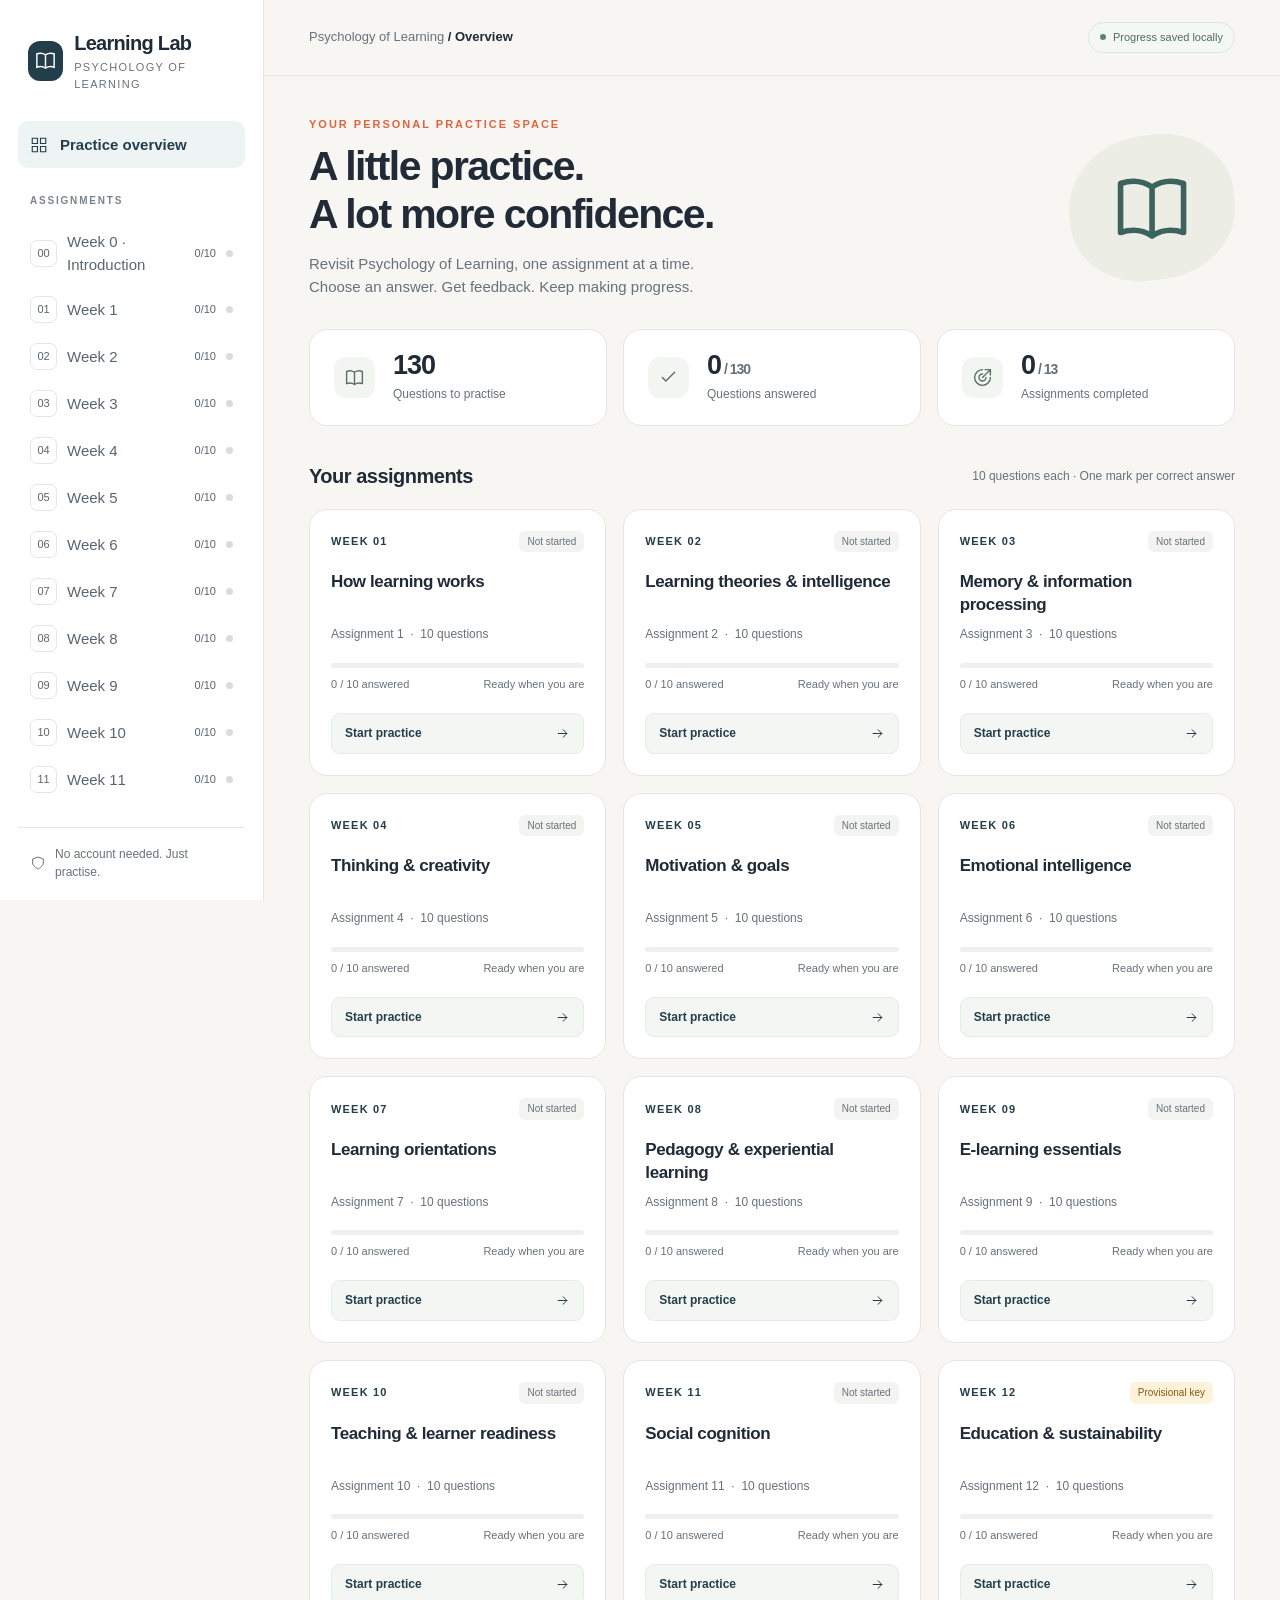
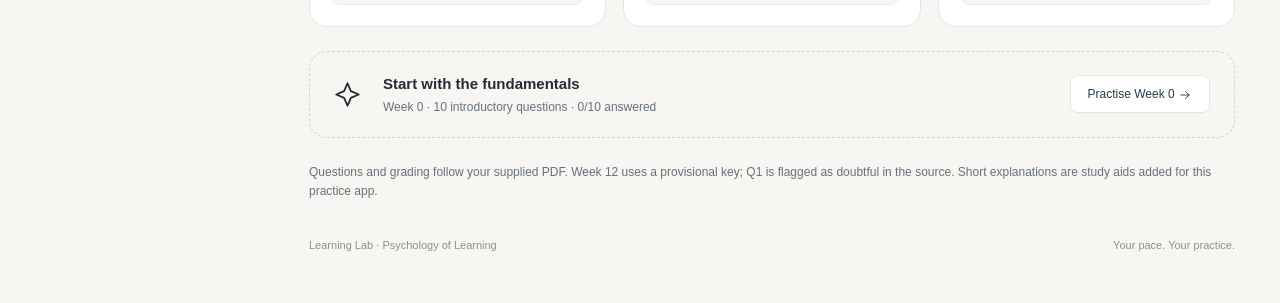
<file: index.html>
<!DOCTYPE html>
<html lang="en">
<head><meta charset="utf-8"><meta name="viewport" content="width=device-width,initial-scale=1"><meta name="theme-color" content="#233e4b"><meta name="description" content="An offline practice space for all Psychology of Learning assignments, with instant feedback and saved progress."><title>Learning Lab · Psychology of Learning</title><style>:root{--paper:#f7f6f2;--card:#fff;--ink:#202b37;--muted:#67717b;--line:#e4e6e5;--accent:#dd653f;--navy:#233e4b;--green:#18704d;--green-bg:#eaf6ef;--red:#b3343d;--red-bg:#fff0f0;--radius:18px}
*{box-sizing:border-box}html{scroll-behavior:smooth;scroll-padding-top:95px}body{margin:0;background:var(--paper);color:var(--ink);font:15px/1.55 -apple-system,BlinkMacSystemFont,"Segoe UI",sans-serif}button,a{-webkit-tap-highlight-color:transparent}button{font:inherit;cursor:pointer}a{color:inherit}button:focus-visible,a:focus-visible{outline:3px solid #dc714e;outline-offset:4px}button:disabled{cursor:default}h1,h2,h3,p{margin:0}button{border:0}svg{vertical-align:middle;flex-shrink:0}.app{display:grid;grid-template-columns:264px 1fr;min-height:100vh}.sidebar{border-right:1px solid var(--line);background:#fff;position:sticky;top:0;height:100vh;display:flex;flex-direction:column;padding:28px 18px 18px}.brand{display:flex;gap:11px;align-items:center;padding:0 10px 28px;text-decoration:none}.brand-mark{width:40px;height:40px;display:grid;place-items:center;background:var(--navy);border-radius:12px;color:white}.brand strong{font-size:20px;letter-spacing:-.7px}.brand small{display:block;color:var(--muted);font-size:11px;letter-spacing:1.3px;text-transform:uppercase}.nav-overview{display:flex;align-items:center;gap:12px;text-align:left;padding:12px;width:100%;background:transparent;color:var(--muted);border-radius:10px}.nav-overview.active{color:var(--navy);background:#eef3f3;font-weight:650}.nav-caption{font-size:10px;letter-spacing:1.8px;color:#7a838c;font-weight:700;margin:25px 12px 10px}.weeks{overflow:auto;flex:1;min-height:100px}.week-link{display:flex;align-items:center;gap:10px;padding:9px 12px;width:100%;background:transparent;text-align:left;color:#596571;border-radius:10px;margin:2px 0}.week-link:hover{background:#f7f6f2}.week-link.active{background:#fbeee8;color:#ac4829;font-weight:650}.week-num{font-size:11px;border:1px solid var(--line);border-radius:7px;width:27px;height:27px;display:grid;place-items:center}.week-name{flex:1}.week-count{font-size:11px;font-variant-numeric:tabular-nums}.dot{width:7px;height:7px;border-radius:50%;background:#d7ddde}.dot.started{background:#dc9468}.dot.done{background:var(--green)}.sidebar-foot{margin-top:14px;padding:17px 12px 0;border-top:1px solid var(--line);color:var(--muted);font-size:12px;display:flex;gap:9px;align-items:center}.main{min-width:0}.topbar{height:76px;border-bottom:1px solid var(--line);display:flex;align-items:center;justify-content:space-between;gap:12px;padding:0 45px;background:rgba(247,246,242,.95);position:sticky;top:0;z-index:5}.breadcrumb{font-size:13px;color:var(--muted)}.breadcrumb span{color:var(--ink);font-weight:600}.pill{font-size:11px;border:1px solid #dce5df;border-radius:99px;display:inline-flex;gap:7px;align-items:center;padding:6px 11px;color:#4f6c5d;background:#f4f8f4;white-space:nowrap}.pill i{height:6px;width:6px;background:#588768;border-radius:50%}.content{max-width:1180px;padding:40px 45px 48px;margin:auto}.eyebrow{font-size:11px;letter-spacing:2px;text-transform:uppercase;font-weight:700;color:var(--accent);margin-bottom:10px}h1{font-size:clamp(30px,3.2vw,43px);line-height:1.16;letter-spacing:-1.6px;font-weight:650}.lead{color:var(--muted);margin-top:14px;max-width:560px;font-size:15px}.hero{display:flex;align-items:center;justify-content:space-between;gap:30px}.hero-art{width:166px;height:145px;flex-shrink:0;background:#eceee6;border-radius:50% 44% 48% 43%;display:grid;place-items:center;transform:rotate(-6deg);color:#3c635d}.hero-art svg{transform:rotate(6deg);width:84px;height:84px}.summary-grid{display:grid;grid-template-columns:repeat(3,1fr);gap:16px;margin:30px 0 35px}.metric{background:white;border:1px solid var(--line);border-radius:var(--radius);padding:21px 24px;display:flex;align-items:center;gap:18px}.metric-icon{width:41px;height:41px;display:grid;place-items:center;background:#f3f5f3;color:#577065;border-radius:12px}.metric b{font-size:27px;font-weight:650;line-height:1.1;letter-spacing:-1px}.metric small{color:var(--muted);display:block;font-size:12px;margin-top:5px}.section-heading{display:flex;justify-content:space-between;align-items:center;gap:16px;margin-bottom:17px}.section-heading h2{font-size:20px;letter-spacing:-.5px}.section-heading p{font-size:12px;color:var(--muted)}.assignment-grid{display:grid;grid-template-columns:repeat(3,minmax(0,1fr));gap:17px}.assignment-card{background:var(--card);border:1px solid var(--line);border-radius:var(--radius);padding:21px;display:flex;flex-direction:column;transition:transform .18s,box-shadow .18s}.assignment-card:hover{transform:translateY(-3px);box-shadow:0 10px 24px #243d4b09}.card-top{display:flex;justify-content:space-between;align-items:center;margin-bottom:19px}.week-tag{font-size:11px;text-transform:uppercase;letter-spacing:1.2px;color:var(--navy);font-weight:700}.badge{font-size:10px;padding:3px 8px;border-radius:6px;background:#f3f4f2;color:var(--muted)}.badge.done{background:var(--green-bg);color:var(--green)}.badge.pending{background:#fff2da;color:#815910}.assignment-card h3{font-size:17px;line-height:1.35;letter-spacing:-.4px;min-height:46px}.card-meta{font-size:12px;color:var(--muted);margin-top:8px}.progress-track{height:5px;border-radius:4px;background:#eef0ed;overflow:hidden;margin:19px 0 8px}.progress-fill{height:100%;background:#668a7f;border-radius:4px}.card-progress{font-size:11px;color:var(--muted);display:flex;justify-content:space-between}.card-cta{background:#f4f6f4;border:1px solid #e7ebe8;color:var(--navy);border-radius:9px;padding:10px 13px;margin-top:20px;display:flex;align-items:center;justify-content:space-between;font-size:12px;font-weight:650;width:100%}.card-cta:hover{background:var(--navy);color:white}.intro-card{display:flex;align-items:center;gap:22px;margin-top:24px;border:1px dashed #cfd6d4;border-radius:var(--radius);padding:20px 24px}.intro-card h3{font-size:15px}.intro-card p{font-size:12px;color:var(--muted);margin-top:3px}.intro-card button{margin-left:auto;background:white;border:1px solid var(--line);border-radius:8px;padding:9px 17px;color:var(--navy);white-space:nowrap;font-size:12px}.note{font-size:12px;color:var(--muted);margin-top:25px;line-height:1.65}.note a{text-decoration:underline}.assignment-title{display:flex;justify-content:space-between;align-items:flex-start;gap:18px}.reset-button{font-size:12px;color:#77574b;padding:10px 14px;background:white;border:1px solid var(--line);border-radius:9px;white-space:nowrap;display:flex;align-items:center;gap:7px}.reset-button:hover{border-color:#cfa48c}.quiz-layout{display:grid;grid-template-columns:minmax(0,1fr) 220px;gap:24px;margin-top:28px;align-items:start}.questions{min-width:0}.question-card{background:white;border:1px solid var(--line);border-radius:var(--radius);padding:25px;margin-bottom:18px;scroll-margin-top:100px}.question-top{display:flex;justify-content:space-between;align-items:center;margin-bottom:13px}.question-number{font-size:10px;color:var(--muted);font-weight:700;letter-spacing:1.2px;text-transform:uppercase}.result-chip{font-size:11px;font-weight:600;border-radius:99px;padding:4px 9px;display:flex;gap:5px;align-items:center}.result-chip.correct{background:var(--green-bg);color:var(--green)}.result-chip.wrong{background:var(--red-bg);color:var(--red)}.question-card h2{font-size:16px;line-height:1.65;font-weight:600;margin-bottom:20px;letter-spacing:-.15px}.options{display:grid;gap:9px}.option{display:flex;align-items:center;gap:12px;background:white;border:1px solid #e1e5e4;border-radius:10px;min-height:50px;padding:11px 13px;width:100%;text-align:left;color:var(--ink);font-size:13px;line-height:1.6;transition:background .15s,border-color .15s}.option:not(:disabled):hover{background:#f8f9f7;border-color:#98aca6}.option-letter{width:27px;height:27px;border-radius:7px;border:1px solid #dfe5e2;display:grid;place-items:center;font-size:11px;font-weight:650;flex-shrink:0;color:#63716b}.option-text{flex:1}.option.correct{border-color:#74ad8e;background:var(--green-bg);color:var(--green)}.option.correct .option-letter{background:var(--green);color:white;border-color:var(--green)}.option.wrong{border-color:#dc9397;background:var(--red-bg);color:var(--red)}.option.wrong .option-letter{background:var(--red);color:white;border-color:var(--red)}.option:disabled:not(.correct):not(.wrong){color:#7a858c;background:#fcfcfb}.explanation{padding:15px 17px;border-radius:10px;background:#faf6ef;border-left:3px solid #d2af7a;margin-top:18px;font-size:12px;line-height:1.7}.explanation strong{display:block;margin-bottom:4px;font-size:11px;color:#8a6440}.quiz-rail{position:sticky;top:100px}.rail-card{background:white;border:1px solid var(--line);border-radius:var(--radius);padding:22px}.rail-eyebrow{font-size:10px;letter-spacing:1.4px;text-transform:uppercase;color:var(--muted);font-weight:700}.score{display:flex;align-items:baseline;gap:5px;margin:10px 0}.score strong{font-size:38px;letter-spacing:-1.5px;line-height:1.2}.score span{font-size:16px;color:var(--muted)}.score-label{font-size:12px;color:var(--muted)}.score-detail{display:flex;justify-content:space-between;font-size:11px;color:var(--muted);padding-top:12px}.navigator{display:grid;grid-template-columns:repeat(5,1fr);gap:7px;margin-top:17px}.question-jump{width:100%;height:31px;border-radius:6px;border:1px solid #e2e7e4;background:#f8f9f7;color:var(--muted);font-size:11px}.question-jump.correct{background:var(--green-bg);color:var(--green);border-color:#a9d2bb}.question-jump.wrong{background:var(--red-bg);color:var(--red);border-color:#e6b5b8}.rail-divider{height:1px;background:var(--line);margin:20px 0}.legend{font-size:10px;color:var(--muted);display:flex;gap:11px;margin-top:12px}.legend span{display:flex;gap:4px;align-items:center}.legend i{width:6px;height:6px;border-radius:50%}.rail-help{font-size:11px;color:var(--muted);line-height:1.7;margin-top:18px}.key-note{background:#fff5df;border:1px solid #ebd5a9;color:#7b5c25;padding:15px 19px;border-radius:12px;font-size:12px;line-height:1.7;margin-top:24px}.question-key-note{font-size:11px;color:#8b6428;background:#fff7e8;border-radius:8px;padding:10px 12px;margin-bottom:15px}.completion{background:var(--navy);color:white;padding:26px;border-radius:var(--radius);display:flex;align-items:center;gap:20px;margin-top:22px}.completion h2{font-size:20px}.completion p{font-size:12px;color:#cbd9de;margin-top:5px}.completion .final-score{font-size:34px;font-weight:650;white-space:nowrap;margin-left:auto}.completion small{font-size:13px;font-weight:400;color:#cbd9de}.next-row{display:flex;justify-content:space-between;margin-top:24px;gap:12px}.nav-button{border:1px solid var(--line);background:white;border-radius:9px;padding:11px 15px;font-size:12px;color:var(--navy)}.primary{background:var(--navy);color:white;border-color:var(--navy)}.footer{margin-top:35px;font-size:11px;color:#89928e;display:flex;justify-content:space-between;gap:16px}.storage-alert{background:#fff0da;padding:12px 25px;color:#754e1b;font-size:12px}.toast{position:fixed;bottom:25px;left:50%;transform:translateX(-50%);padding:12px 22px;border-radius:10px;background:var(--navy);color:white;box-shadow:0 6px 25px #0002;font-size:12px;z-index:25}.toast:empty{display:none}dialog{border:0;border-radius:18px;padding:28px;max-width:400px;width:calc(100% - 40px);color:var(--ink);box-shadow:0 25px 90px #0003}dialog::backdrop{background:#17293266}dialog h2{font-size:21px;letter-spacing:-.5px}dialog p{font-size:13px;line-height:1.7;color:var(--muted);margin:13px 0 25px}.dialog-actions{display:flex;gap:10px;justify-content:flex-end}.danger{background:var(--red);color:white;border-color:var(--red)}.skip-link{position:absolute;left:-9999px;top:10px;z-index:100;background:white;padding:10px}.skip-link:focus{left:10px}.mobile-brand{display:none}::selection{background:#f6ccb5}
@media(min-width:1450px){.content{padding-top:55px}.assignment-grid{gap:22px}.assignment-card{padding:25px}}
@media(max-width:1150px){.app{grid-template-columns:222px 1fr}.content{padding:32px 26px}.topbar{padding:0 26px}.assignment-grid{grid-template-columns:repeat(2,1fr)}.quiz-layout{grid-template-columns:minmax(0,1fr) 185px;gap:16px}.rail-card{padding:17px}.metric{padding:17px;gap:12px}.metric-icon{display:none}.hero-art{width:120px;height:120px}.sidebar{padding:24px 12px}}
@media(max-width:850px){.quiz-layout{display:flex;flex-direction:column}.quiz-rail{position:static;width:100%;order:-1}.rail-card{display:grid;grid-template-columns:1fr 1fr;gap:0 25px}.rail-score{grid-row:1/3}.rail-divider,.rail-help{display:none}.navigator{margin-top:10px}.questions{width:100%}.hero-art{display:none}.summary-grid{gap:10px}.metric b{font-size:23px}}
@media(max-width:650px){.app{display:block}.sidebar{height:auto;position:static;border-right:0;border-bottom:1px solid var(--line);padding:16px}.brand{padding:0 0 15px}.brand-mark{width:35px;height:35px}.brand strong{font-size:18px}.nav-overview{width:auto;font-size:12px;padding:9px;display:inline-flex}.nav-caption,.sidebar-foot{display:none}.weeks{display:flex;gap:5px;margin-top:10px;padding-bottom:3px}.week-link{width:auto;white-space:nowrap;flex-shrink:0;padding:7px 9px}.week-num,.week-count,.dot{display:none}.week-name{font-size:12px}.topbar{height:55px;padding:0 20px;position:sticky}.breadcrumb{font-size:11px}.pill{font-size:10px;padding:4px 8px}.content{padding:28px 19px}.lead{font-size:13px}h1{font-size:32px}.summary-grid{margin:23px 0 29px;gap:8px}.metric{padding:15px 12px}.metric small{font-size:10px}.metric b{font-size:22px}.assignment-grid{grid-template-columns:1fr 1fr;gap:10px}.assignment-card{padding:16px}.assignment-card h3{font-size:14px;min-height:40px}.card-top{margin-bottom:14px}.week-tag{font-size:10px}.badge{font-size:9px;padding:2px 5px}.card-meta{font-size:10px}.card-cta{font-size:10px;padding:9px;margin-top:14px}.card-progress{font-size:10px}.section-heading h2{font-size:18px}.section-heading p{display:none}.intro-card{padding:16px;gap:14px}.intro-card h3{font-size:13px}.intro-card p{font-size:10px}.intro-card button{padding:7px 10px;font-size:10px}.intro-card>svg{display:none}.assignment-title{display:block}.reset-button{margin-top:18px}.question-card{padding:20px 17px}.question-card h2{font-size:15px}.option{font-size:12px;padding:10px;gap:10px}.rail-card{gap:0 18px;padding:18px}.score strong{font-size:32px}.question-jump{height:28px}.legend{font-size:9px;gap:8px}.completion{padding:20px;gap:12px}.completion h2{font-size:17px}.completion .final-score{font-size:27px}.footer{font-size:10px}.key-note{padding:13px;font-size:11px}.next-row{flex-wrap:wrap}}
@media(prefers-reduced-motion:reduce){html{scroll-behavior:auto}*{transition:none!important}}
</style></head>
<body><a class="skip-link" href="#content">Skip to practice</a><div id="storage-alert" class="storage-alert" role="alert" hidden>Your browser is blocking saved progress. Allow local storage or open the app using the included local server. Answers currently remain available only in this tab.</div><div class="app"><aside class="sidebar" aria-label="Assignment navigation"><a class="brand" href="#overview"><span class="brand-mark"><svg width="23" height="23" viewBox="0 0 24 24" fill="none" stroke="currentColor" stroke-width="1.5"><path d="M12 6C9 4 6 4 3 5v14c3-1 6-1 9 1 3-2 6-2 9-1V5c-3-1-6-1-9 1zM12 6v14"/></svg></span><span><strong>Learning Lab</strong><small>Psychology of Learning</small></span></a><button class="nav-overview" id="overview-link" data-overview><svg width="18" height="18" viewBox="0 0 24 24" fill="none" stroke="currentColor" stroke-width="1.5"><path d="M3 3h7v7H3zM14 3h7v7h-7zM3 14h7v7H3zM14 14h7v7h-7z"/></svg>Practice overview</button><p class="nav-caption">ASSIGNMENTS</p><nav class="weeks" id="week-list" aria-label="Weeks"></nav><div class="sidebar-foot"><svg width="16" height="16" viewBox="0 0 24 24" fill="none" stroke="currentColor" stroke-width="1.5"><path d="M12 3l8 3v6c0 5-8 9-8 9s-8-4-8-9V6z"/></svg>No account needed. Just practise.</div></aside><main class="main"><header class="topbar"><div id="breadcrumb" class="breadcrumb"></div><span id="save-status" class="pill"></span></header><div id="content" class="content" tabindex="-1"></div></main></div><div id="feedback-live" role="status" aria-live="polite" aria-atomic="true" style="position:absolute;clip-path:inset(50%);width:1px;height:1px;overflow:hidden"></div><div id="toast" class="toast" role="status"></div><dialog id="reset-dialog" aria-labelledby="reset-title" aria-describedby="reset-description"><h2 id="reset-title">Reset assignment?</h2><p id="reset-description"></p><div class="dialog-actions"><button class="nav-button" id="reset-cancel" autofocus>Keep progress</button><button class="nav-button danger" id="reset-confirm">Reset assignment</button></div></dialog><script id="question-data" type="application/json">[{"id": 0, "title": "Getting started", "provisional": false, "questions": [{"id": 1, "text": "What is Psychology?", "options": [{"id": "A", "text": "Just a social media trend"}, {"id": "B", "text": "An art of living"}, {"id": "C", "text": "A subject about human body"}, {"id": "D", "text": "A study of cognitive processes & behavior"}], "answer": "D", "explanation": "Psychology studies mental processes, including thinking and feeling, together with behaviour."}, {"id": 2, "text": "A broad field of study that explores a variety of questions about thoughts, feelings and actions is -------?", "options": [{"id": "A", "text": "Society"}, {"id": "B", "text": "Globalization"}, {"id": "C", "text": "Psychology"}, {"id": "D", "text": "Social Science"}], "answer": "C", "explanation": "Psychology investigates thoughts, feelings and actions to understand how people function."}, {"id": 3, "text": "Learning has been a central topic of research in _____.", "options": [{"id": "A", "text": "Chemistry"}, {"id": "B", "text": "Physics"}, {"id": "C", "text": "Mathematics"}, {"id": "D", "text": "Psychology"}], "answer": "D", "explanation": "Learning is a major topic in psychology because experience changes behaviour and mental processes."}, {"id": 4, "text": "The word Psyche means _____.", "options": [{"id": "A", "text": "Body or physique"}, {"id": "B", "text": "Mind or soul"}, {"id": "C", "text": "Spirituality"}, {"id": "D", "text": "Hormones"}], "answer": "B", "explanation": "The Greek word psyche means mind or soul; it forms part of the word psychology."}, {"id": 5, "text": "The _____ of learning focuses on how people learn.", "options": [{"id": "A", "text": "psychology"}, {"id": "B", "text": "english"}, {"id": "C", "text": "chemistry"}, {"id": "D", "text": "none of the given"}], "answer": "A", "explanation": "The psychology of learning studies how knowledge, skills and behaviours are acquired."}, {"id": 6, "text": "\"To help people to function effectively and fulfill their own unique potential\" is the aim of ------.", "options": [{"id": "A", "text": "Humanistic psychology"}, {"id": "B", "text": "Evolutionary biology"}, {"id": "C", "text": "Computer science"}, {"id": "D", "text": "Microbiology"}], "answer": "A", "explanation": "Humanistic psychology emphasizes personal growth, meaningful choices and realizing individual potential."}, {"id": 7, "text": "Psychology is not an independent science, but dependent on other fields.", "options": [{"id": "A", "text": "True"}, {"id": "B", "text": "False"}], "answer": "B", "explanation": "Psychology is an independent scientific discipline, while also drawing on biology and other fields."}, {"id": 8, "text": "The study of changes in an individual's behavior during his/her lifetime is called -", "options": [{"id": "A", "text": "Hormonal psychology"}, {"id": "B", "text": "Gender psychology"}, {"id": "C", "text": "Developmental Psychology"}, {"id": "D", "text": "Genetics or Heredity"}], "answer": "C", "explanation": "Developmental psychology studies changes in behaviour and mental processes across the lifespan."}, {"id": 9, "text": "The study of differences and similarities in the behavior of animals of different species is called -", "options": [{"id": "A", "text": "Developmental psychology"}, {"id": "B", "text": "Cultural psychology"}, {"id": "C", "text": "Personality psychology"}, {"id": "D", "text": "Comparative Psychology"}], "answer": "D", "explanation": "Comparative psychology compares behaviour across animal species, including similarities and differences."}, {"id": 10, "text": "Humans are incapable of learning.", "options": [{"id": "A", "text": "True"}, {"id": "B", "text": "False"}], "answer": "B", "explanation": "Humans learn through experience, practice, observation and instruction throughout life."}]}, {"id": 1, "title": "How learning works", "provisional": false, "questions": [{"id": 1, "text": "Learning is often seen as the contiguous causal effect of _____ on behavior.", "options": [{"id": "A", "text": "blood"}, {"id": "B", "text": "bone density"}, {"id": "C", "text": "trauma"}, {"id": "D", "text": "experience"}], "answer": "D", "explanation": "Experience can produce relatively lasting changes in behaviour or the capacity to behave."}, {"id": 2, "text": "In order to say that learning has occurred, a hidden change in behavior must occur.", "options": [{"id": "A", "text": "True"}, {"id": "B", "text": "False"}], "answer": "B", "explanation": "The supplied key rejects this wording. Learning is inferred from a change in behaviour or capacity; merely calling a change hidden is not a sufficient definition."}, {"id": 3, "text": "Which of the following is not a mental construct?", "options": [{"id": "A", "text": "skeleton"}, {"id": "B", "text": "knowledge"}, {"id": "C", "text": "representations"}, {"id": "D", "text": "associations"}], "answer": "A", "explanation": "A skeleton is a physical body structure. Knowledge, representations and associations are mental constructs."}, {"id": 4, "text": "Learning changes the _____ structure of the brain through the process of continuous interactions between the learner and the external environment.", "options": [{"id": "A", "text": "physical"}, {"id": "B", "text": "social"}, {"id": "C", "text": "biological"}, {"id": "D", "text": "none of the given"}], "answer": "A", "explanation": "Learning changes neural connections and the brain's physical organization through experience, a process called plasticity."}, {"id": 5, "text": "_____ shapes the learning process.", "options": [{"id": "A", "text": "Only thoughts"}, {"id": "B", "text": "Only emotions"}, {"id": "C", "text": "Both thoughts and emotions"}, {"id": "D", "text": "Neither thoughts nor emotions"}], "answer": "C", "explanation": "Thoughts influence interpretation and strategy, while emotions influence attention and motivation."}, {"id": 6, "text": "Watson's work included the famous Little Albert experiment in which he conditioned a small child to _____ a white rat.", "options": [{"id": "A", "text": "fear"}, {"id": "B", "text": "love"}, {"id": "C", "text": "hate"}, {"id": "D", "text": "play with"}], "answer": "A", "explanation": "Watson and Rayner paired a white rat with a frightening loud sound, producing a learned fear response in Little Albert."}, {"id": 7, "text": "Behaviorism dominated psychology for much of the early _____ century.", "options": [{"id": "A", "text": "20th"}, {"id": "B", "text": "19th"}, {"id": "C", "text": "18th"}, {"id": "D", "text": "17th"}], "answer": "A", "explanation": "Behaviourism was especially influential during the early twentieth century."}, {"id": 8, "text": "The state of \"conscious incompetence\" may be valuable _____ of a learning experience.", "options": [{"id": "A", "text": "at the end"}, {"id": "B", "text": "in the middle"}, {"id": "C", "text": "2 years after the end"}, {"id": "D", "text": "at the start"}], "answer": "D", "explanation": "Recognizing what you do not yet know at the start can help you identify what you need to learn."}, {"id": 9, "text": "Which of the following is not an outcome of effective e-learning?", "options": [{"id": "A", "text": "wider range of strategies"}, {"id": "B", "text": "more reflective approach"}, {"id": "C", "text": "more positive emotions towards learning"}, {"id": "D", "text": "more disconnected knowledge"}], "answer": "D", "explanation": "Effective e-learning should connect ideas and improve reflection, rather than leave knowledge disconnected."}, {"id": 10, "text": "Instrumental conditioning is an example of _____ learning.", "options": [{"id": "A", "text": "sensitization"}, {"id": "B", "text": "habituation"}, {"id": "C", "text": "associative"}, {"id": "D", "text": "meaningful"}], "answer": "C", "explanation": "Instrumental conditioning links an action with its consequence, making it a form of associative learning."}]}, {"id": 2, "title": "Learning theories & intelligence", "provisional": false, "questions": [{"id": 1, "text": "The three major types of learning described by _____ psychology are classical conditioning, operant conditioning and observational learning.", "options": [{"id": "A", "text": "cognitive"}, {"id": "B", "text": "behavioral"}, {"id": "C", "text": "emotional"}, {"id": "D", "text": "evolutionary"}], "answer": "B", "explanation": "Behavioural learning theories include learning through stimulus associations, consequences and observation."}, {"id": 2, "text": "According to the view of Watson, psychology is ____.", "options": [{"id": "A", "text": "subjective"}, {"id": "B", "text": "only descriptive"}, {"id": "C", "text": "experimental"}, {"id": "D", "text": "about internal mental processes that cannot be measured and observed"}], "answer": "C", "explanation": "Watson emphasized objective, experimental study of observable behaviour."}, {"id": 3, "text": "_____ is given by Ivan Pavlov.", "options": [{"id": "A", "text": "Operant conditioning"}, {"id": "B", "text": "Functional conditioning"}, {"id": "C", "text": "Classical conditioning"}, {"id": "D", "text": "Modern conditioning"}], "answer": "C", "explanation": "Ivan Pavlov developed classical conditioning through studies of learned responses to associated stimuli."}, {"id": 4, "text": "The process by which organisms learn to respond to certain stimuli but not to others is known as _____.", "options": [{"id": "A", "text": "stimulus generalization"}, {"id": "B", "text": "stimulus appreciation"}, {"id": "C", "text": "stimulus discrimination"}, {"id": "D", "text": "stimulus differentiation"}], "answer": "C", "explanation": "Stimulus discrimination means responding differently to distinct stimuli rather than treating them all alike."}, {"id": 5, "text": "Higher-order conditioning is intrinsically weaker than its first-order counterpart.", "options": [{"id": "A", "text": "True"}, {"id": "B", "text": "False"}], "answer": "A", "explanation": "Higher-order conditioning relies on an already conditioned stimulus, so its association is generally weaker than direct conditioning."}, {"id": 6, "text": "_____ is the process of gradually changing the quality of a response.", "options": [{"id": "A", "text": "Shaping"}, {"id": "B", "text": "Modeling"}, {"id": "C", "text": "Cueing"}, {"id": "D", "text": "Shifting"}], "answer": "A", "explanation": "Shaping reinforces successive approximations, gradually developing a desired response."}, {"id": 7, "text": "The works of _____ were instrumental in engendering the dramatic shift from behaviorism to cognitive theories.", "options": [{"id": "A", "text": "Edward C. Tolman"}, {"id": "B", "text": "Jean Piaget"}, {"id": "C", "text": "German Gestalt"}, {"id": "D", "text": "All of the given"}], "answer": "D", "explanation": "Tolman's cognitive maps, Piaget's developmental theory and Gestalt approaches all helped redirect attention toward mental processes."}, {"id": 8, "text": "_____ intelligence is the ability to perceive the visual-spatial world accurately and involves sensitivity to color, line, shape, form, space, and the potential for recognizing and manipulating the patterns of spaces.", "options": [{"id": "A", "text": "Interpersonal"}, {"id": "B", "text": "Spatial"}, {"id": "C", "text": "Bodily-kinesthetic"}, {"id": "D", "text": "Linguistic"}], "answer": "B", "explanation": "Spatial intelligence involves understanding locations, shapes and relationships in visual space."}, {"id": 9, "text": "Sternberg proposed his theory in 1985 as an alternative to the idea of the _____.", "options": [{"id": "A", "text": "general intelligence factor"}, {"id": "B", "text": "multiple intelligences"}, {"id": "C", "text": "specific intelligence factor"}, {"id": "D", "text": "unconscious intelligence"}], "answer": "A", "explanation": "Sternberg's triarchic theory broadened intelligence beyond a single general factor to analytical, creative and practical abilities."}, {"id": 10, "text": "Which of the following is not a kind of product in the structure of intellect model?", "options": [{"id": "A", "text": "symbolic"}, {"id": "B", "text": "classes"}, {"id": "C", "text": "systems"}, {"id": "D", "text": "implications"}], "answer": "A", "explanation": "In Guilford's model, symbolic is a content category. Classes, systems and implications are product categories."}]}, {"id": 3, "title": "Memory & information processing", "provisional": false, "questions": [{"id": 1, "text": "The connections between nerve cells are called _____.", "options": [{"id": "A", "text": "systems"}, {"id": "B", "text": "syntaxes"}, {"id": "C", "text": "neurons"}, {"id": "D", "text": "synapses"}], "answer": "D", "explanation": "Synapses are junctions through which neurons communicate with other cells."}, {"id": 2, "text": "In order to create a _____, information must be changed into a usable form, which occurs through a process known as encoding.", "options": [{"id": "A", "text": "past memory"}, {"id": "B", "text": "new imagination"}, {"id": "C", "text": "new memory"}, {"id": "D", "text": "past imagination"}], "answer": "C", "explanation": "Encoding transforms incoming information into a form that can be stored as a new memory."}, {"id": 3, "text": "Calling back the stored information in response to some cue for use in a process or activity is called _____.", "options": [{"id": "A", "text": "Retrieval"}, {"id": "B", "text": "Recall"}, {"id": "C", "text": "Recollection"}, {"id": "D", "text": "All of the given"}], "answer": "D", "explanation": "Retrieval, recall and recollection all involve bringing stored information back into use."}, {"id": 4, "text": "For many with _____ deficits, reading facial expressions and knowing how to respond are confusing daily challenges.", "options": [{"id": "A", "text": "memory"}, {"id": "B", "text": "intelligence"}, {"id": "C", "text": "social cognition"}, {"id": "D", "text": "biological cognition"}], "answer": "C", "explanation": "Social cognition helps us interpret other people's expressions, intentions and social signals."}, {"id": 5, "text": "The Information Processing View of Learning assumes that there are limits to how much information can be processed at each stage.", "options": [{"id": "A", "text": "True"}, {"id": "B", "text": "False"}], "answer": "A", "explanation": "Information-processing models assume limits in attention, capacity or processing at different stages."}, {"id": 6, "text": "The Information Processing View of Learning assumes that information process is involved in _____.", "options": [{"id": "A", "text": "forgetting"}, {"id": "B", "text": "remembering"}, {"id": "C", "text": "perceiving"}, {"id": "D", "text": "All of the given"}], "answer": "D", "explanation": "Information processing concerns taking in information, remembering it and how it becomes unavailable or forgotten."}, {"id": 7, "text": "The capacity of the sensory register is _____.", "options": [{"id": "A", "text": "very small"}, {"id": "B", "text": "very large"}, {"id": "C", "text": "7+/-2 chunks"}, {"id": "D", "text": "unlimited"}], "answer": "B", "explanation": "The sensory register briefly holds a large amount of incoming sensory information; its duration is very short."}, {"id": 8, "text": "Most children do not begin to engage in the process of rehearsal on their own until about age _____.", "options": [{"id": "A", "text": "seven"}, {"id": "B", "text": "two"}, {"id": "C", "text": "thirteen"}, {"id": "D", "text": "one"}], "answer": "A", "explanation": "The course key gives about seven years as the age when children begin using rehearsal spontaneously; development varies across children."}, {"id": 9, "text": "_____ provides an interface between the sub-systems of working memory and the part of long term memory specialized for episodic memory.", "options": [{"id": "A", "text": "Phonological loop"}, {"id": "B", "text": "Visuo-spatial sketchpad"}, {"id": "C", "text": "Retrieval buffer"}, {"id": "D", "text": "Episodic buffer"}], "answer": "D", "explanation": "The episodic buffer integrates information from working-memory components and long-term memory."}, {"id": 10, "text": "Memories of specific episodes of one's life refers to _____.", "options": [{"id": "A", "text": "declarative memory"}, {"id": "B", "text": "experimental episodic memory"}, {"id": "C", "text": "autobiographical episodic memory"}, {"id": "D", "text": "procedural memory"}], "answer": "C", "explanation": "Autobiographical episodic memories concern personally experienced events, such as your first day at school."}]}, {"id": 4, "title": "Thinking & creativity", "provisional": false, "questions": [{"id": 1, "text": "_____ thinking is the ability to create mental representations of objects, places, events, or people in your mind.", "options": [{"id": "A", "text": "General"}, {"id": "B", "text": "Creative"}, {"id": "C", "text": "Divergent"}, {"id": "D", "text": "Symbolic"}], "answer": "D", "explanation": "Symbolic thinking lets us represent something mentally even when it is not physically present."}, {"id": 2, "text": "We compare new information to our _____ of the person, place, or thing, so we know how to categorize the new information mentally.", "options": [{"id": "A", "text": "protofit"}, {"id": "B", "text": "protobite"}, {"id": "C", "text": "prototype"}, {"id": "D", "text": "none of the given"}], "answer": "C", "explanation": "A prototype is a typical example of a category that helps us classify new information."}, {"id": 3, "text": "Which of the following is not true?", "options": [{"id": "A", "text": "Thinking is a higher mental process"}, {"id": "B", "text": "Thinking is a sub-vocal talking"}, {"id": "C", "text": "Thinking is fulfilling a need or problem solving"}, {"id": "D", "text": "Thinking is only done in verbal symbols"}], "answer": "D", "explanation": "Thinking also uses images, sensations and other nonverbal representations, so it is not restricted to verbal symbols."}, {"id": 4, "text": "Mental images are _____.", "options": [{"id": "A", "text": "Auditory"}, {"id": "B", "text": "Visual"}, {"id": "C", "text": "Gustatory"}, {"id": "D", "text": "All of the given"}], "answer": "D", "explanation": "Mental imagery can represent sounds, visual scenes and tastes, among other sensory experiences."}, {"id": 5, "text": "_____ organize complex phenomena into simpler, easily understandable, and usable categories and help to solve our problems.", "options": [{"id": "A", "text": "Concepts"}, {"id": "B", "text": "Propositions"}, {"id": "C", "text": "Constructs"}, {"id": "D", "text": "Components"}], "answer": "A", "explanation": "Concepts group related examples into categories, simplifying how we understand and use information."}, {"id": 6, "text": "The lowermost level of Bloom's taxonomy is _____.", "options": [{"id": "A", "text": "remember"}, {"id": "B", "text": "apply"}, {"id": "C", "text": "understand"}, {"id": "D", "text": "analyze"}], "answer": "A", "explanation": "Remember is the foundational level of the revised Bloom cognitive taxonomy, preceding understanding and application."}, {"id": 7, "text": "The psychomotor domain of Bloom's taxonomy is concerned with _____.", "options": [{"id": "A", "text": "Biological makeup"}, {"id": "B", "text": "Thoughts and beliefs"}, {"id": "C", "text": "Feelings and emotions"}, {"id": "D", "text": "Skilled behavior"}], "answer": "D", "explanation": "The psychomotor domain concerns physical coordination and skilled actions."}, {"id": 8, "text": "Which of the following is an example of meta-cognition skills?", "options": [{"id": "A", "text": "Ignoring your limits"}, {"id": "B", "text": "Self-monitoring"}, {"id": "C", "text": "Skimming all important information"}, {"id": "D", "text": "All of the given"}], "answer": "B", "explanation": "Self-monitoring means checking your own understanding or performance, an example of thinking about your thinking."}, {"id": 9, "text": "_____ critical thinking skill helps you analyze and process information to come to an unbiased conclusion.", "options": [{"id": "A", "text": "Open-mindedness"}, {"id": "B", "text": "Self-regulation"}, {"id": "C", "text": "Self-control"}, {"id": "D", "text": "Observation"}], "answer": "A", "explanation": "Open-mindedness helps you consider alternatives and evidence before drawing a conclusion."}, {"id": 10, "text": "The inspiration phase of the creative thinking process refers to the _____ stage.", "options": [{"id": "A", "text": "Incubation"}, {"id": "B", "text": "Insight"}, {"id": "C", "text": "Evaluation"}, {"id": "D", "text": "Preparation"}], "answer": "D", "explanation": "The supplied key associates the inspiration phase with preparation, when information and ideas are gathered for creative work."}]}, {"id": 5, "title": "Motivation & goals", "provisional": false, "questions": [{"id": 1, "text": "Which of the following is true about motivation?", "options": [{"id": "A", "text": "It is a physical impulse"}, {"id": "B", "text": "It is an external process"}, {"id": "C", "text": "It has a willingness to activate but not channel the attitudes of learners"}, {"id": "D", "text": "None of the given"}], "answer": "D", "explanation": "Motivation activates and directs behaviour. None of the listed descriptions captures this accurately: it is not simply physical or exclusively external."}, {"id": 2, "text": "The term \"motivation\" comes from a _____ word.", "options": [{"id": "A", "text": "Greek"}, {"id": "B", "text": "Latin"}, {"id": "C", "text": "Hindi"}, {"id": "D", "text": "Bengali"}], "answer": "B", "explanation": "Motivation comes from the Latin root movere, meaning to move."}, {"id": 3, "text": "It is called extrinsic motivation if causal factor is _____.", "options": [{"id": "A", "text": "curiosity"}, {"id": "B", "text": "social pressure"}, {"id": "C", "text": "self-satisfaction"}, {"id": "D", "text": "needs"}], "answer": "B", "explanation": "Social pressure is an external influence, making it an example of extrinsic motivation."}, {"id": 4, "text": "_____ motivation is considered to be more crucial for students as it is associated with deep learning, better performance and self-efficacy.", "options": [{"id": "A", "text": "Intrinsic"}, {"id": "B", "text": "Extrinsic"}, {"id": "C", "text": "Introjected regulation"}, {"id": "D", "text": "None of the given"}], "answer": "A", "explanation": "Intrinsic motivation comes from interest or satisfaction in the activity itself and often supports deeper engagement."}, {"id": 5, "text": "_____ proposed that there are three primary drives that drive human behavior.", "options": [{"id": "A", "text": "Hull"}, {"id": "B", "text": "Watson"}, {"id": "C", "text": "Piaget"}, {"id": "D", "text": "Gestalt"}], "answer": "A", "explanation": "Hull's drive-reduction theory explains behaviour in terms of reducing primary biological needs, such as hunger and thirst."}, {"id": 6, "text": "Expectancy Theory of Motivation was developed by _____.", "options": [{"id": "A", "text": "Vroom"}, {"id": "B", "text": "Hull"}, {"id": "C", "text": "Murray"}, {"id": "D", "text": "None of the given"}], "answer": "A", "explanation": "Victor Vroom developed expectancy theory, connecting effort, performance and valued outcomes."}, {"id": 7, "text": "An example of _____ is thinking, \"If I work hard I can achieve the targets my boss has set for me\".", "options": [{"id": "A", "text": "purposeful"}, {"id": "B", "text": "valence"}, {"id": "C", "text": "instrumentality"}, {"id": "D", "text": "expectancy"}], "answer": "D", "explanation": "Expectancy is the belief that greater effort can lead to successful performance."}, {"id": 8, "text": "In SMART goals, T stands for _____.", "options": [{"id": "A", "text": "Temporary"}, {"id": "B", "text": "Time-based"}, {"id": "C", "text": "Tough"}, {"id": "D", "text": "Testing"}], "answer": "B", "explanation": "The T in SMART goals refers to a time-based or time-bound goal with a clear deadline."}, {"id": 9, "text": "Friendship is a _____ need in Maslow's hierarchy.", "options": [{"id": "A", "text": "Love and belonging"}, {"id": "B", "text": "Esteem"}, {"id": "C", "text": "Physiological"}, {"id": "D", "text": "Safety"}], "answer": "A", "explanation": "Friendship provides social connection, placing it in Maslow's love and belonging needs."}, {"id": 10, "text": "_____ theory differentiates between autonomous motivation and controlled motivation.", "options": [{"id": "A", "text": "Arousal"}, {"id": "B", "text": "Goal-setting"}, {"id": "C", "text": "Need hierarchy"}, {"id": "D", "text": "Self-determination"}], "answer": "D", "explanation": "Self-determination theory distinguishes autonomous motivation from motivation driven by pressure or control."}]}, {"id": 6, "title": "Emotional intelligence", "provisional": false, "questions": [{"id": 1, "text": "According to Daniel Goleman, _____ component of emotional intelligence focuses on how we handle relationships with others.", "options": [{"id": "A", "text": "self-awareness"}, {"id": "B", "text": "motivation"}, {"id": "C", "text": "empathy"}, {"id": "D", "text": "emotional regulation"}], "answer": "C", "explanation": "Empathy involves understanding other people's feelings and perspectives, which supports relationships. The supplied key chooses empathy from these options."}, {"id": 2, "text": "Emotional intelligence can be considered a type of _____ intelligence.", "options": [{"id": "A", "text": "academic"}, {"id": "B", "text": "genetic"}, {"id": "C", "text": "social"}, {"id": "D", "text": "external"}], "answer": "C", "explanation": "Emotional intelligence concerns understanding and managing emotions in ourselves and in social interactions."}, {"id": 3, "text": "Noticing a difficult emotion and slowing down or resisting any impulsive action that may follow highlights _____ component of emotional intelligence.", "options": [{"id": "A", "text": "Self-regulation"}, {"id": "B", "text": "Motivation"}, {"id": "C", "text": "Emotional literacy"}, {"id": "D", "text": "Empathy"}], "answer": "A", "explanation": "Self-regulation includes pausing before acting impulsively and choosing how to respond to an emotion."}, {"id": 4, "text": "The following are signs of emotional intelligence, except _____.", "options": [{"id": "A", "text": "strong sense of curiosity"}, {"id": "B", "text": "holding onto mistakes"}, {"id": "C", "text": "ability to manage emotions in difficult situations"}, {"id": "D", "text": "self-confidence"}], "answer": "B", "explanation": "Learning from a mistake and moving forward is helpful; continually holding onto mistakes is not a sign of emotional intelligence."}, {"id": 5, "text": "Perceiving emotions means _____.", "options": [{"id": "A", "text": "Ignoring signals"}, {"id": "B", "text": "Understanding only what somebody is saying to you"}, {"id": "C", "text": "Understanding only somebody's facial expression"}, {"id": "D", "text": "Understanding both verbal and nonverbal signals"}], "answer": "D", "explanation": "Emotional perception uses spoken words as well as facial expressions, tone, posture and other nonverbal signals."}, {"id": 6, "text": "_____ suggests that 10 distinct components provide the scaffolding of emotionally and socially intelligent behaviors:", "options": [{"id": "A", "text": "Bar-On"}, {"id": "B", "text": "Goleman"}, {"id": "C", "text": "Salovey"}, {"id": "D", "text": "Mayer"}], "answer": "A", "explanation": "The supplied key attributes this description to Bar-On. His model describes emotional and social functioning; component counts can vary by presentation of the model."}, {"id": 7, "text": "Which of the following is a facilitator of EQ?", "options": [{"id": "A", "text": "optimism"}, {"id": "B", "text": "happiness"}, {"id": "C", "text": "independence"}, {"id": "D", "text": "all of the given"}], "answer": "D", "explanation": "Optimism, happiness and independence can each support emotional and social functioning in the course framework."}, {"id": 8, "text": "_____ is a strategy for improving one's self-awareness.", "options": [{"id": "A", "text": "rejecting feedback"}, {"id": "B", "text": "using critical self-talk daily"}, {"id": "C", "text": "developing a fixed mindset"}, {"id": "D", "text": "pursuing one's passion"}], "answer": "D", "explanation": "Exploring a passion can help you recognize your interests, values and emotional responses, improving self-awareness."}, {"id": 9, "text": "Having students create autobiographies is an example of creating opportunities for _____.", "options": [{"id": "A", "text": "emotional labor"}, {"id": "B", "text": "emotional contagion"}, {"id": "C", "text": "metacognition"}, {"id": "D", "text": "none of the given"}], "answer": "C", "explanation": "An autobiography invites reflection on your experiences and how you understand yourself, supporting metacognition."}, {"id": 10, "text": "Which of the following is not true about management of emotions?", "options": [{"id": "A", "text": "It is essentially a private act"}, {"id": "B", "text": "It is directly regulated by others"}, {"id": "C", "text": "It is influenced by cultural norms"}, {"id": "D", "text": "It is influenced by what society defines as appropriate to feel and express"}], "answer": "B", "explanation": "Emotion management is influenced by social and cultural norms, but this does not mean others directly regulate your internal emotions."}]}, {"id": 7, "title": "Learning orientations", "provisional": false, "questions": [{"id": 1, "text": "Simon defined learning as changes in a system that result in _____ over time on tasks similar to those done previously.", "options": [{"id": "A", "text": "boredom"}, {"id": "B", "text": "decreased anxiety"}, {"id": "C", "text": "improved performance"}, {"id": "D", "text": "reduced performance"}], "answer": "C", "explanation": "Simon's definition links learning to improved performance over time on comparable tasks."}, {"id": 2, "text": "Robert Gagne defined learning as _____.", "options": [{"id": "A", "text": "a change in human disposition or capacity"}, {"id": "B", "text": "a change that persists over a period of time"}, {"id": "C", "text": "a change not simply ascribable to processes of growth"}, {"id": "D", "text": "all of the given"}], "answer": "D", "explanation": "Gagne's definition includes a lasting change in disposition or capacity that is not explained solely by growth."}, {"id": 3, "text": "Psychomotor skills are _____ skills.", "options": [{"id": "A", "text": "cognitive"}, {"id": "B", "text": "spiritual"}, {"id": "C", "text": "mental"}, {"id": "D", "text": "physical"}], "answer": "D", "explanation": "Psychomotor skills involve bodily movement and coordination, such as handwriting or playing an instrument."}, {"id": 4, "text": "Returning to experience refers to _____.", "options": [{"id": "A", "text": "attending to feelings"}, {"id": "B", "text": "re-examining experience in the light of one's intent and existing knowledge"}, {"id": "C", "text": "using helpful feelings and removing obstructive ones"}, {"id": "D", "text": "recalling or detailing salient events"}], "answer": "D", "explanation": "Returning to an experience means recalling its important events before reflecting on their meaning."}, {"id": 5, "text": "Which of the following assumptions does not come under the behaviorist orientation to learning?", "options": [{"id": "A", "text": "Differences between individuals are important as they will affect learning"}, {"id": "B", "text": "Observable behavior rather than internal thought processes are the focus of study"}, {"id": "C", "text": "Environment shapes one's behavior"}, {"id": "D", "text": "The principle of contiguity is central"}], "answer": "A", "explanation": "The course's behaviourist orientation emphasizes observable behaviour, environmental influences and contiguity; the individual-differences statement is the excluded assumption."}, {"id": 6, "text": "Reinforcement can come through sharing of results rather than a reward.", "options": [{"id": "A", "text": "True"}, {"id": "B", "text": "False"}], "answer": "A", "explanation": "Information about results can reinforce behaviour by showing that an action was successful, even without a separate prize."}, {"id": 7, "text": "_____ has contributed to the humanistic orientations to learning.", "options": [{"id": "A", "text": "linguistic"}, {"id": "B", "text": "kinesthetic"}, {"id": "C", "text": "visual"}, {"id": "D", "text": "Carl Rogers"}], "answer": "D", "explanation": "Carl Rogers emphasized the person, self-directed growth and supportive conditions for learning."}, {"id": 8, "text": "In the process of learning, which of the following is not a component of output?", "options": [{"id": "A", "text": "certification"}, {"id": "B", "text": "attitude change"}, {"id": "C", "text": "knowledge enhancement"}, {"id": "D", "text": "training plan"}], "answer": "D", "explanation": "A training plan organizes the learning process. Certification, changed attitudes and increased knowledge are outputs."}, {"id": 9, "text": "Ambience, space and decorum do not affect learning.", "options": [{"id": "A", "text": "True"}, {"id": "B", "text": "False"}], "answer": "B", "explanation": "Noise, available space and the atmosphere of a setting can affect concentration and participation."}, {"id": 10, "text": "Role-playing can motivate _____ type of learners effectively.", "options": [{"id": "A", "text": "solitary"}, {"id": "B", "text": "social"}, {"id": "C", "text": "reading/writing"}, {"id": "D", "text": "logical/analytical"}], "answer": "B", "explanation": "Role-playing involves interaction and shared situations, which can engage learners who enjoy social activities."}]}, {"id": 8, "title": "Pedagogy & experiential learning", "provisional": false, "questions": [{"id": 1, "text": "The word 'pedagogy' has been derived from the _____ word \"pedagogue\".", "options": [{"id": "A", "text": "Latin"}, {"id": "B", "text": "Sanskrit"}, {"id": "C", "text": "Greek"}, {"id": "D", "text": "English"}], "answer": "C", "explanation": "Pedagogy traces to Greek terms associated with leading or guiding a child."}, {"id": 2, "text": "Which of the following statements is not true about pedagogy?", "options": [{"id": "A", "text": "It is a method or way of teaching"}, {"id": "B", "text": "It is derived from the Greek word \"pedagogue\""}, {"id": "C", "text": "It helps a teacher understand how learning should be facilitated"}, {"id": "D", "text": "It harms the quality of teaching and learning"}], "answer": "D", "explanation": "Pedagogy concerns how teaching supports learning, so harming teaching quality is the false statement."}, {"id": 3, "text": "Pedagogy can enhance the student-teacher relationship.", "options": [{"id": "A", "text": "True"}, {"id": "B", "text": "False"}], "answer": "A", "explanation": "Thoughtful teaching practices can strengthen communication, trust and participation between teacher and students."}, {"id": 4, "text": "_____ learning is based on the model that knowledge can be created within a population where members actively interact by sharing experiences and take on asymmetry roles.", "options": [{"id": "A", "text": "integrative"}, {"id": "B", "text": "inquiry-based"}, {"id": "C", "text": "collaborative"}, {"id": "D", "text": "constructivist"}], "answer": "C", "explanation": "Collaborative learning develops understanding through interaction, shared experience and contributions from group members."}, {"id": 5, "text": "The Pedagogical Model provides an overview of the learning cycle and breaks it down into _____ domains or phases of instruction.", "options": [{"id": "A", "text": "five"}, {"id": "B", "text": "three"}, {"id": "C", "text": "two"}, {"id": "D", "text": "seven"}], "answer": "A", "explanation": "The course's pedagogical model uses five phases: engage, explore, explain, elaborate and evaluate."}, {"id": 6, "text": "Which of the following is not a type of inquiry-based approach?", "options": [{"id": "A", "text": "confrontation"}, {"id": "B", "text": "structure"}, {"id": "C", "text": "guided"}, {"id": "D", "text": "open"}], "answer": "A", "explanation": "Inquiry approaches include structured, guided and open inquiry. Confrontation is not a standard category in this list."}, {"id": 7, "text": "In experiential learning, students are engaged _____.", "options": [{"id": "A", "text": "intellectually"}, {"id": "B", "text": "soulfully"}, {"id": "C", "text": "socially"}, {"id": "D", "text": "all of the given"}], "answer": "D", "explanation": "Experiential learning can engage thinking, personal meaning and social participation together."}, {"id": 8, "text": "_____ stage of experiential theory by Kolb focuses on planning.", "options": [{"id": "A", "text": "concrete experience"}, {"id": "B", "text": "abstract conceptualization"}, {"id": "C", "text": "reflective observation"}, {"id": "D", "text": "active experimentation"}], "answer": "D", "explanation": "Active experimentation involves planning how to apply an idea and testing it through action."}, {"id": 9, "text": "People with a _____ learning style can often act on \"gut feeling\" and will rely on others' analysis rather than their own.", "options": [{"id": "A", "text": "accommodating"}, {"id": "B", "text": "converging"}, {"id": "C", "text": "diverging"}, {"id": "D", "text": "assimilating"}], "answer": "A", "explanation": "An accommodating style in Kolb's model emphasizes doing and experiencing, often using intuition and others' input."}, {"id": 10, "text": "According to the _____ principle, students learn better from animation and narration than from animation and on-screen text.", "options": [{"id": "A", "text": "multimedia"}, {"id": "B", "text": "modality"}, {"id": "C", "text": "coherence"}, {"id": "D", "text": "temporal contiguity"}], "answer": "B", "explanation": "The modality principle favors combining animation with spoken narration rather than competing visual text."}]}, {"id": 9, "title": "E-learning essentials", "provisional": false, "questions": [{"id": 1, "text": "E-learning is any form of _____.", "options": [{"id": "A", "text": "teaching"}, {"id": "B", "text": "training"}, {"id": "C", "text": "tutoring"}, {"id": "D", "text": "all of the given"}], "answer": "D", "explanation": "E-learning can support teaching, training and tutoring through electronic technologies."}, {"id": 2, "text": "_____ is a feature of e-learning.", "options": [{"id": "A", "text": "difficulty in access"}, {"id": "B", "text": "user friendliness"}, {"id": "C", "text": "social injustice"}, {"id": "D", "text": "closed learning"}], "answer": "B", "explanation": "User friendliness helps learners navigate material and participate with fewer avoidable difficulties."}, {"id": 3, "text": "E-learning is a synonym of audio-visual learning, multimedia learning, and distance learning.", "options": [{"id": "A", "text": "True"}, {"id": "B", "text": "False"}], "answer": "B", "explanation": "These categories overlap but are not identical: distance learning need not be electronic, and multimedia learning need not occur online."}, {"id": 4, "text": "Which of the following is not a type of e-learning?", "options": [{"id": "A", "text": "text-driven"}, {"id": "B", "text": "interactive"}, {"id": "C", "text": "simulation"}, {"id": "D", "text": "physical"}], "answer": "D", "explanation": "Text-driven, interactive and simulation-based learning are electronic formats; physical is not a corresponding e-learning type here."}, {"id": 5, "text": "Which of the following is not a benefit of e-learning?", "options": [{"id": "A", "text": "It can accommodate the need of a housewife"}, {"id": "B", "text": "People can revise the learning content as many times as they want"}, {"id": "C", "text": "It facilitates in developing and communicating new training policies"}, {"id": "D", "text": "None of the given"}], "answer": "D", "explanation": "All three listed statements describe potential benefits of e-learning, so none is excluded."}, {"id": 6, "text": "Good learners know _____.", "options": [{"id": "A", "text": "What they are learning"}, {"id": "B", "text": "Why they are learning"}, {"id": "C", "text": "How they are learning"}, {"id": "D", "text": "All of the given"}], "answer": "D", "explanation": "Effective learners understand the content, its purpose and the methods they use to learn it."}, {"id": 7, "text": "Learners may multitask when engaging in an online course, which could be resulting in _____.", "options": [{"id": "A", "text": "hyperfocus"}, {"id": "B", "text": "better retrieval"}, {"id": "C", "text": "shorter attention spans"}, {"id": "D", "text": "None of the given"}], "answer": "C", "explanation": "Multitasking divides attention and can disrupt sustained focus while studying online."}, {"id": 8, "text": "_____ learning is the crucial determinant of successful e-learning.", "options": [{"id": "A", "text": "passive"}, {"id": "B", "text": "retrospective"}, {"id": "C", "text": "social"}, {"id": "D", "text": "active"}], "answer": "D", "explanation": "Active learning requires engaging with ideas through practice, questions and application."}, {"id": 9, "text": "The brain can process 36,000 visual cues per _____.", "options": [{"id": "A", "text": "hour"}, {"id": "B", "text": "second"}, {"id": "C", "text": "day"}, {"id": "D", "text": "year"}], "answer": "A", "explanation": "The supplied key gives 36,000 visual cues per hour. Treat this as a course-key figure, not a universal measured limit of the brain."}, {"id": 10, "text": "For effective learning, online courses should _____.", "options": [{"id": "A", "text": "use headings"}, {"id": "B", "text": "use complex language"}, {"id": "C", "text": "present long pieces of text"}, {"id": "D", "text": "use random images"}], "answer": "A", "explanation": "Clear headings organize material into manageable sections and help readers find information."}]}, {"id": 10, "title": "Teaching & learner readiness", "provisional": false, "questions": [{"id": 1, "text": "During Covid-19 the world was busy in preparing 1.5 billion learners for the new normal, i.e., _____ learning.", "options": [{"id": "A", "text": "ineffective"}, {"id": "B", "text": "physical"}, {"id": "C", "text": "remote"}, {"id": "D", "text": "experiential"}], "answer": "C", "explanation": "Remote learning lets instruction continue when teachers and learners cannot meet physically."}, {"id": 2, "text": "To develop learner readiness for online learning, training sessions on _____ are helpful.", "options": [{"id": "A", "text": "netiquettes"}, {"id": "B", "text": "time management"}, {"id": "C", "text": "developing study skills"}, {"id": "D", "text": "all of the given"}], "answer": "D", "explanation": "Netiquette, time management and study skills all help learners participate effectively online."}, {"id": 3, "text": "The typical picture of a teacher being a dispenser of knowledge to the students has been replaced by that of a _____.", "options": [{"id": "A", "text": "obstructor"}, {"id": "B", "text": "parent"}, {"id": "C", "text": "friend"}, {"id": "D", "text": "facilitator"}], "answer": "D", "explanation": "A facilitator guides participation and helps students build understanding, rather than only delivering information."}, {"id": 4, "text": "In 2018, Global Education and Skills Forum noted that the 'future' teacher would need the 5 skills to thrive in the 21st century. Which of the following is not one of them?", "options": [{"id": "A", "text": "Strong social skills"}, {"id": "B", "text": "Data analysis"}, {"id": "C", "text": "External focus"}, {"id": "D", "text": "Strictness"}], "answer": "D", "explanation": "The supplied key excludes strictness from the cited future-teacher skills."}, {"id": 5, "text": "Participatory education demands _____ so as to build a needs-based approach to teaching.", "options": [{"id": "A", "text": "creativity"}, {"id": "B", "text": "stubbornness"}, {"id": "C", "text": "reward"}, {"id": "D", "text": "none of the given"}], "answer": "A", "explanation": "Creativity helps teachers adapt activities to learners' needs and encourage meaningful participation."}, {"id": 6, "text": "Students who consider intelligence as a malleable entity tend to focus on their obstacles instead of goals.", "options": [{"id": "A", "text": "True"}, {"id": "B", "text": "False"}], "answer": "B", "explanation": "Seeing intelligence as changeable supports improvement through effort and strategy, rather than treating obstacles as permanent limits."}, {"id": 7, "text": "Which of the following is not a principle to enhance student learning?", "options": [{"id": "A", "text": "What students already know affects their learning"}, {"id": "B", "text": "Learning is context-based"}, {"id": "C", "text": "Students' cognitive development and learning is limited by the general stages of development"}, {"id": "D", "text": "The acquisition of knowledge and skills in the long term depends largely on practice"}], "answer": "C", "explanation": "General developmental stages do not rigidly cap every student's learning; knowledge, context and practice matter."}, {"id": 8, "text": "_____ feedback to students is important for learning.", "options": [{"id": "A", "text": "Unclear"}, {"id": "B", "text": "Late"}, {"id": "C", "text": "Harsh"}, {"id": "D", "text": "Explanatory"}], "answer": "D", "explanation": "Explanatory feedback helps learners understand an error and decide how to improve."}, {"id": 9, "text": "Mastery goals are those that are geared towards the acquisition or improvement of _____.", "options": [{"id": "A", "text": "Skills"}, {"id": "B", "text": "Number of students in a classroom"}, {"id": "C", "text": "Teacher feedback"}, {"id": "D", "text": "None of the given"}], "answer": "A", "explanation": "Mastery goals focus on developing competence and improving skills."}, {"id": 10, "text": "The vast majority of formative assessment is _____.", "options": [{"id": "A", "text": "Formal"}, {"id": "B", "text": "Incorrect"}, {"id": "C", "text": "Written"}, {"id": "D", "text": "informal"}], "answer": "D", "explanation": "Formative assessment often happens informally through questions, observation and feedback during learning."}]}, {"id": 11, "title": "Social cognition", "provisional": false, "questions": [{"id": 1, "text": "Social cognition has a protracted development through infancy to _____.", "options": [{"id": "A", "text": "teenage"}, {"id": "B", "text": "old-age"}, {"id": "C", "text": "adulthood"}, {"id": "D", "text": "death"}], "answer": "C", "explanation": "Social cognition develops over a long period, with important changes extending into adulthood."}, {"id": 2, "text": "Which of the following abilities comes under social cognition?", "options": [{"id": "A", "text": "Face processing"}, {"id": "B", "text": "Joint attention"}, {"id": "C", "text": "Theory of mind"}, {"id": "D", "text": "All of the given"}], "answer": "D", "explanation": "Face processing, sharing attention and understanding mental states all help us interpret social situations."}, {"id": 3, "text": "Under social cognition, abilities involved in affective processing are often called _____.", "options": [{"id": "A", "text": "hot"}, {"id": "B", "text": "cold"}, {"id": "C", "text": "white"}, {"id": "D", "text": "black"}], "answer": "A", "explanation": "Hot social cognition includes emotion-related processing; cold cognition refers to comparatively non-emotional processing."}, {"id": 4, "text": "Social schemas refer to people's mental representations of social _____.", "options": [{"id": "A", "text": "values"}, {"id": "B", "text": "memories"}, {"id": "C", "text": "skills"}, {"id": "D", "text": "patterns"}], "answer": "D", "explanation": "Social schemas are mental frameworks representing patterns in social situations and relationships."}, {"id": 5, "text": "During the earliest stages of development, children are very _____-centric. They see the world from their own perspective and struggle to think about how other people may view the world.", "options": [{"id": "A", "text": "selfish"}, {"id": "B", "text": "ego"}, {"id": "C", "text": "conscious"}, {"id": "D", "text": "emotional"}], "answer": "B", "explanation": "Egocentrism means difficulty taking another person's perspective, especially early in development."}, {"id": 6, "text": "A theory of mind refers to a person's ability to understand and think about the _____ of other people.", "options": [{"id": "A", "text": "behaviors"}, {"id": "B", "text": "family backgrounds"}, {"id": "C", "text": "mental states"}, {"id": "D", "text": "language"}], "answer": "C", "explanation": "Theory of mind concerns understanding that others have their own beliefs, desires, intentions and knowledge."}, {"id": 7, "text": "The same social behavior in one cultural setting might have a very different meaning and interpretation if it were to occur or be observed in another culture.", "options": [{"id": "A", "text": "True"}, {"id": "B", "text": "False"}], "answer": "A", "explanation": "Cultural norms shape the meaning of social behaviour, so the same action can be interpreted differently across cultures."}, {"id": 8, "text": "Social cognitive theory by Bandura focuses on concepts of _____.", "options": [{"id": "A", "text": "self-efficacy"}, {"id": "B", "text": "modeling"}, {"id": "C", "text": "observational learning"}, {"id": "D", "text": "all of the given"}], "answer": "D", "explanation": "Bandura's theory includes beliefs about ability, learning from models and observational learning."}, {"id": 9, "text": "The central tenet of Bandura's social-cognitive theory is that people seek to develop a sense of _____ over the important events in their lives.", "options": [{"id": "A", "text": "agency"}, {"id": "B", "text": "dependency"}, {"id": "C", "text": "attachment"}, {"id": "D", "text": "emotion"}], "answer": "A", "explanation": "Agency is the capacity to act intentionally and influence events in your own life."}, {"id": 10, "text": "_____ hypothesis suggests that social processes influence how information is selected, organized, integrated, and retrieved.", "options": [{"id": "A", "text": "activation"}, {"id": "B", "text": "cognitive influence"}, {"id": "C", "text": "interaction"}, {"id": "D", "text": "social cue strength"}], "answer": "B", "explanation": "The cognitive influence hypothesis concerns how social processes shape the selection, organization and retrieval of information."}]}, {"id": 12, "title": "Education & sustainability", "provisional": true, "questions": [{"id": 1, "text": "Sustainability in economic sustainability is _____.", "options": [{"id": "A", "text": "multidimensional"}, {"id": "B", "text": "bidimensional"}, {"id": "C", "text": "unidimensional"}, {"id": "D", "text": "none of the given"}], "answer": "C", "explanation": "The PDF marks C (unidimensional) but explicitly says this answer is doubtful and ungraded. Economic sustainability can involve several dimensions; confirm the expected option against the official Week 12 key. This app preserves the PDF's selection for provisional practice."}, {"id": 2, "text": "The term \"sustainable development\" was first mentioned in a book related to the 1972 UN Stockholm conference on _____.", "options": [{"id": "A", "text": "water"}, {"id": "B", "text": "poverty"}, {"id": "C", "text": "economic crisis"}, {"id": "D", "text": "human environment"}], "answer": "D", "explanation": "The 1972 Stockholm conference concerned the human environment, connecting development with environmental concerns."}, {"id": 3, "text": "Environmental sustainability focuses on impacts of processes, products and services on _____.", "options": [{"id": "A", "text": "water"}, {"id": "B", "text": "biodiversity"}, {"id": "C", "text": "human health"}, {"id": "D", "text": "all of the given"}], "answer": "D", "explanation": "Environmental sustainability considers effects on water resources, biodiversity and human health together."}, {"id": 4, "text": "Which of the following does not come under social sustainability?", "options": [{"id": "A", "text": "Labour practices"}, {"id": "B", "text": "Revenue generation"}, {"id": "C", "text": "Human rights"}, {"id": "D", "text": "Business ethics"}], "answer": "B", "explanation": "Revenue generation is primarily an economic concern; labour practices, rights and ethics concern social sustainability."}, {"id": 5, "text": "SDG _____ focuses on clean water and sanitation.", "options": [{"id": "A", "text": "1"}, {"id": "B", "text": "17"}, {"id": "C", "text": "6"}, {"id": "D", "text": "3"}], "answer": "C", "explanation": "Sustainable Development Goal 6 concerns clean water and sanitation."}, {"id": 6, "text": "SDG 16 focuses on _____.", "options": [{"id": "A", "text": "No poverty"}, {"id": "B", "text": "No hunger"}, {"id": "C", "text": "Good health"}, {"id": "D", "text": "Peace and justice"}], "answer": "D", "explanation": "Goal 16 concerns peace, justice and strong institutions."}, {"id": 7, "text": "On 20 October 2020, the Higher Education Sustainability Initiative (HESI) raised the flag of higher education as a driver for sustainable development and inclusive societies on the first day of the _____ 2020.", "options": [{"id": "A", "text": "National Sustainability Meeting"}, {"id": "B", "text": "National Teachers Meeting"}, {"id": "C", "text": "Global Childrens' Meeting"}, {"id": "D", "text": "Global Education Meeting"}], "answer": "D", "explanation": "UNESCO identifies the 2020 Global Education Meeting as the event at which HESI highlighted higher education on 20 October."}, {"id": 8, "text": "Education is related to all SDGs.", "options": [{"id": "A", "text": "True"}, {"id": "B", "text": "False"}], "answer": "A", "explanation": "Education helps people understand and act on challenges across all Sustainable Development Goals."}, {"id": 9, "text": "Successful implementation of ESD requires a shift in focus from _____.", "options": [{"id": "A", "text": "teaching to learning"}, {"id": "B", "text": "learning to teaching"}, {"id": "C", "text": "reading to speaking"}, {"id": "D", "text": "knowing to ignoring"}], "answer": "A", "explanation": "ESD emphasizes what learners understand and can do, shifting attention toward active learning rather than teaching delivery alone."}, {"id": 10, "text": "_____ competency is the ability to reflect on one's own role in the local community and (global) society.", "options": [{"id": "A", "text": "collaboration"}, {"id": "B", "text": "self-awareness"}, {"id": "C", "text": "strategic"}, {"id": "D", "text": "normative"}], "answer": "B", "explanation": "Self-awareness competency means reflecting on your own role, actions and responsibilities in local and global society."}]}]</script><script>(function(global){
'use strict';
const STORAGE_KEY='learning-lab.psychology.v1';
function cleanState(raw,data){
 const result={};
 if(!raw||typeof raw!=='object')return result;
 for(const a of data){
  const saved=raw[a.id]; if(!saved||typeof saved!=='object')continue;
  const valid={};for(const q of a.questions){const value=saved[q.id];if(q.options.some(o=>o.id===value))valid[q.id]=value;}
  if(Object.keys(valid).length)result[a.id]=valid;
 }
 return result;
}
function stats(assignment,state){
 const saved=state[assignment.id]||{};
 const answered=assignment.questions.filter(q=>saved[q.id]!==undefined).length;
 const correct=assignment.questions.filter(q=>saved[q.id]===q.answer).length;
 return {answered,correct,wrong:answered-correct,total:assignment.questions.length,complete:answered===assignment.questions.length};
}
function choose(state,assignment,questionId,option){
 const q=assignment.questions.find(q=>q.id===questionId);
 if(!q||!q.options.some(o=>o.id===option))return false;
 if(state[assignment.id]?.[questionId]!==undefined)return false;
 (state[assignment.id]??={})[questionId]=option;return true;
}
function reset(state,assignmentId){delete state[assignmentId];}
const api={STORAGE_KEY,cleanState,stats,choose,reset};
if(typeof module!=='undefined'&&module.exports)module.exports=api;else global.PracticeCore=api;
})(typeof window==='undefined'?globalThis:window);
</script><script>'use strict';
const DATA=JSON.parse(document.getElementById('question-data').textContent);
const C=PracticeCore;
const $=s=>document.querySelector(s);
const esc=s=>String(s).replace(/[&<>"']/g,c=>({'&':'&amp;','<':'&lt;','>':'&gt;','"':'&quot;',"'":'&#39;'}[c]));
const paths={grid:'M3 3h7v7H3z M14 3h7v7h-7z M3 14h7v7H3z M14 14h7v7h-7z',book:'M12 6c-3-2-6-2-9-1v14c3-1 6-1 9 1 3-2 6-2 9-1V5c-3-1-6-1-9 1z M12 6v14',arrow:'M5 12h14 M13 6l6 6-6 6',back:'M19 12H5 M11 6l-6 6 6 6',check:'M5 12l4 4L19 6',cross:'M6 6l12 12 M18 6L6 18',reset:'M3 10a9 9 0 1 1 2 9 M3 3v7h7',save:'M5 3h14l2 3v15H3V3z M7 3v6h10V3 M7 21v-8h10v8',target:'M21 12a9 9 0 1 1-9-9 M21 3l-9 9 M15 3h6v6 M16 12a4 4 0 1 1-4-4',spark:'M12 2l3 7 7 3-7 3-3 7-3-7-7-3 7-3z',shield:'M12 3l8 3v6c0 5-8 9-8 9s-8-4-8-9V6z M8 12l3 3 5-6'};
function icon(name,size=18){return `<svg width="${size}" height="${size}" viewBox="0 0 24 24" fill="none" stroke="currentColor" stroke-width="1.6" stroke-linecap="round" stroke-linejoin="round" aria-hidden="true"><path d="${paths[name]||paths.book}"/></svg>`;}
let state={};let storageOk=true;let active=null;let toastTimer;let resetTarget=null;let resetOpener=null;
try{state=C.cleanState(JSON.parse(localStorage.getItem(C.STORAGE_KEY)||'{}'),DATA);}catch(e){storageOk=false;}
function save(){try{localStorage.setItem(C.STORAGE_KEY,JSON.stringify(state));storageOk=true;}catch(e){storageOk=false;}renderStorage();}
function renderStorage(){
 $('#save-status').innerHTML=storageOk?'<i></i> Progress saved locally':'Saving unavailable';
 $('#storage-alert').hidden=storageOk;
}
function notify(text){$('#toast').textContent=text;clearTimeout(toastTimer);toastTimer=setTimeout(()=>{$('#toast').textContent='';},2400);}
function totals(){return DATA.reduce((acc,a)=>{const s=C.stats(a,state);acc.answered+=s.answered;acc.correct+=s.correct;acc.complete+=s.complete?1:0;return acc;},{answered:0,correct:0,complete:0});}
function sidebar(){
 $('#overview-link').classList.toggle('active',active===null);
 $('#overview-link').setAttribute('aria-current',active===null?'page':'false');
 $('#week-list').innerHTML=DATA.map(a=>{const s=C.stats(a,state);return `<button class="week-link ${active===a.id?'active':''}" data-week="${a.id}" aria-current="${active===a.id?'page':'false'}" aria-label="Week ${a.id}, ${s.answered} of 10 answered"><span class="week-num">${String(a.id).padStart(2,'0')}</span><span class="week-name">${a.id===0?'Week 0 · Introduction':`Week ${a.id}`}</span><span class="week-count">${s.answered}/10</span><i class="dot ${s.complete?'done':s.answered?'started':''}" aria-hidden="true"></i></button>`;}).join('');
}
function card(a){const s=C.stats(a,state);return `<article class="assignment-card"><div class="card-top"><span class="week-tag">Week ${String(a.id).padStart(2,'0')}</span><span class="badge ${s.complete?'done':a.provisional?'pending':''}">${s.complete?'Completed':a.provisional?'Provisional key':s.answered?'In progress':'Not started'}</span></div><h3>${esc(a.title)}</h3><p class="card-meta">Assignment ${a.id} &nbsp;·&nbsp; 10 questions</p><div class="progress-track" role="progressbar" aria-label="Assignment ${a.id} progress" aria-valuemin="0" aria-valuemax="10" aria-valuenow="${s.answered}"><div class="progress-fill" style="width:${s.answered*10}%"></div></div><div class="card-progress"><span>${s.answered} / 10 answered</span><span>${s.complete?`${s.correct}/10 marks`:s.answered?`${s.correct} correct`:'Ready when you are'}</span></div><button class="card-cta" data-week="${a.id}">${s.complete?'Review assignment':s.answered?'Continue practice':'Start practice'}${icon('arrow',15)}</button></article>`;}
function dashboard(){const t=totals();return `<section class="hero"><div><p class="eyebrow">Your personal practice space</p><h1>A little practice.<br>A lot more confidence.</h1><p class="lead">Revisit Psychology of Learning, one assignment at a time.<br>Choose an answer. Get feedback. Keep making progress.</p></div><div class="hero-art">${icon('book')}</div></section><div class="summary-grid"><div class="metric"><span class="metric-icon">${icon('book',21)}</span><div><b>130</b><small>Questions to practise</small></div></div><div class="metric"><span class="metric-icon">${icon('check',21)}</span><div><b>${t.answered}<span style="font-size:14px;color:var(--muted)"> / 130</span></b><small>Questions answered</small></div></div><div class="metric"><span class="metric-icon">${icon('target',21)}</span><div><b>${t.complete}<span style="font-size:14px;color:var(--muted)"> / 13</span></b><small>Assignments completed</small></div></div></div><div class="section-heading"><h2>Your assignments</h2><p>10 questions each · One mark per correct answer</p></div><div class="assignment-grid">${DATA.filter(a=>a.id>0).map(card).join('')}</div><section class="intro-card">${icon('spark',27)}<div><h3>Start with the fundamentals</h3><p>Week 0 · 10 introductory questions · ${C.stats(DATA[0],state).answered}/10 answered</p></div><button data-week="0">Practise Week 0 ${icon('arrow',14)}</button></section><p class="note">Questions and grading follow your supplied PDF. Week 12 uses a provisional key; Q1 is flagged as doubtful in the source. Short explanations are study aids added for this practice app.</p>`;}
function question(a,q){
 const selected=state[a.id]?.[q.id];const checked=selected!==undefined;const correct=selected===q.answer;
 return `<article class="question-card" id="q-${q.id}"><div class="question-top"><span class="question-number">Question ${String(q.id).padStart(2,'0')} / 10</span>${checked?`<span class="result-chip ${correct?'correct':'wrong'}">${icon(correct?'check':'cross',13)}${correct?'Correct':'Incorrect'}</span>`:''}</div><h2 id="q-label-${q.id}">${esc(q.text)}</h2>${a.id===12&&q.id===1?'<p class="question-key-note">Key under review: the PDF flags this answer as doubtful. Your result uses its provisional selection.</p>':''}<div class="options" role="group" aria-labelledby="q-label-${q.id}">${q.options.map(o=>{const cls=checked?(o.id===q.answer?'correct':o.id===selected?'wrong':''):'';return `<button class="option ${cls}" data-question="${q.id}" data-option="${o.id}" ${checked?'disabled':''} aria-label="${esc(`${o.id}. ${o.text}${checked&&o.id===selected?', your answer':''}${checked&&o.id===q.answer?', key answer':''}`)}"><span class="option-letter">${o.id}</span><span class="option-text">${esc(o.text)}</span>${cls?icon(cls==='correct'?'check':'cross',17):''}</button>`;}).join('')}</div>${checked&&!correct?`<div class="explanation"><strong>WHY THIS ANSWER?</strong>${esc(q.explanation)}</div>`:''}</article>`;
}
function rail(a){const s=C.stats(a,state);return `<div class="rail-card"><div class="rail-score"><p class="rail-eyebrow">${a.provisional?'Provisional score':'Your score'}</p><div class="score"><strong>${s.correct}</strong><span>/ ${s.total}</span></div><p class="score-label">${s.complete?'Assignment complete':`${s.total-s.answered} questions left`}</p><div class="progress-track"><div class="progress-fill" style="width:${s.answered*10}%"></div></div><div class="score-detail"><span>${s.correct} correct</span><span>${s.wrong} incorrect</span></div></div><div class="rail-divider"></div><div><p class="rail-eyebrow">Question navigator</p><div class="navigator">${a.questions.map(q=>{const v=state[a.id]?.[q.id];const status=v===undefined?'':v===q.answer?'correct':'wrong';return `<button class="question-jump ${status}" data-jump="${q.id}" aria-label="Go to question ${q.id}, ${status||'unanswered'}">${q.id}</button>`;}).join('')}</div><div class="legend"><span><i style="background:var(--green)"></i>Correct</span><span><i style="background:var(--red)"></i>Incorrect</span></div></div><p class="rail-help">An answer is checked as soon as you select it. Reset this assignment to try again.</p></div>`;}
function completion(a){const s=C.stats(a,state);return s.complete?`<section class="completion" tabindex="-1" id="completion">${icon('target',32)}<div><h2>Assignment complete.</h2><p>${a.provisional?'Provisional marks, based on the supplied key.':'Your answers and result have been saved.'} Reset this week whenever you want another try.</p></div><div class="final-score">${s.correct}<small> / ${s.total}</small></div></section>`:'';}
function quiz(a){return `<div class="assignment-title"><div><p class="eyebrow">Week ${String(a.id).padStart(2,'0')} · Assignment ${a.id}</p><h1>${esc(a.title)}</h1><p class="lead">10 questions · 1 mark each · Select an option to check your answer.</p></div><button class="reset-button" data-reset="${a.id}">${icon('reset',15)}Reset assignment</button></div>${a.provisional?'<div class="key-note"><strong>Provisional answer key.</strong> The PDF says Week 12 was not graded. This practice score follows the selections in that PDF, and Q1 is explicitly doubtful. Confirm against the official key before relying on these marks.</div>':''}<div class="quiz-layout"><div class="questions">${a.questions.map(q=>question(a,q)).join('')}<div id="completion-wrap">${completion(a)}</div><div class="next-row"><button class="nav-button" data-overview>${icon('back',14)} All assignments</button>${a.id<12?`<button class="nav-button primary" data-week="${a.id+1}">Next assignment ${icon('arrow',14)}</button>`:''}</div></div><aside class="quiz-rail" id="quiz-rail" aria-label="Assignment score and navigation">${rail(a)}</aside></div>`;}
function route(){const m=location.hash.match(/^#week-(\d+)$/);active=m&&DATA.some(a=>a.id===Number(m[1]))?Number(m[1]):null;render();window.scrollTo(0,0);}
function render(){sidebar();$('#breadcrumb').innerHTML=`Psychology of Learning <span> / ${active===null?'Overview':`Week ${active}`}</span>`;$('#content').innerHTML=(active===null?dashboard():quiz(DATA[active]))+'<footer class="footer"><span>Learning Lab · Psychology of Learning</span><span>Your pace. Your practice.</span></footer>';document.title=active===null?'Learning Lab · Psychology of Learning':`Week ${active} · Learning Lab`;renderStorage();}
function navigate(week){const hash=week===null?'#overview':`#week-${week}`;if(location.hash===hash)route();else location.hash=hash;}
document.addEventListener('click',event=>{
 const b=event.target.closest('button');if(!b)return;
 if(b.hasAttribute('data-week')){navigate(Number(b.dataset.week));return;}
 if(b.hasAttribute('data-overview')){navigate(null);return;}
 if(b.hasAttribute('data-jump')){$(`#q-${b.dataset.jump}`).scrollIntoView({behavior:'smooth',block:'start'});return;}
 if(b.hasAttribute('data-reset')){resetTarget=Number(b.dataset.reset);resetOpener=b;$('#reset-title').textContent=`Reset Week ${resetTarget}?`;$('#reset-description').textContent='This will clear all 10 answers and the score for this assignment. You can then practise it again. Your other assignments will keep their progress.';$('#reset-dialog').showModal();return;}
 if(b.hasAttribute('data-question')&&active!==null){
  const a=DATA[active],id=Number(b.dataset.question),option=b.dataset.option;
  if(!C.choose(state,a,id,option))return;
  save();const q=a.questions.find(q=>q.id===id);
  $(`#q-${id}`).outerHTML=question(a,q);$('#quiz-rail').innerHTML=rail(a);$('#completion-wrap').innerHTML=completion(a);sidebar();
  const selected=state[a.id][id];const matched=selected===q.answer;
  $('#feedback-live').textContent=`Question ${id}: ${matched?'correct':'incorrect'}. ${matched?'':`The key answer is ${q.answer}. ${q.explanation}`} ${C.stats(a,state).correct} marks so far.`;
  const label=$(`#q-label-${id}`);label.setAttribute('tabindex','-1');label.focus({preventScroll:true});
 }
});
$('#reset-confirm').addEventListener('click',()=>{const id=resetTarget;if(id===null)return;C.reset(state,id);save();$('#reset-dialog').close();render();notify(`Week ${id} has been reset.`);$('#content').focus({preventScroll:true});resetTarget=null;});
$('#reset-cancel').addEventListener('click',()=>$('#reset-dialog').close());
$('#reset-dialog').addEventListener('close',()=>{if(resetOpener?.isConnected)resetOpener.focus({preventScroll:true});resetTarget=null;});
window.addEventListener('hashchange',route);
window.addEventListener('storage',e=>{if(e.key!==C.STORAGE_KEY&&e.key!==null)return;try{state=C.cleanState(JSON.parse(e.newValue||'{}'),DATA);render();}catch(err){notify('Could not read the saved progress from another tab.');}});
route();
</script></body></html>
</file>
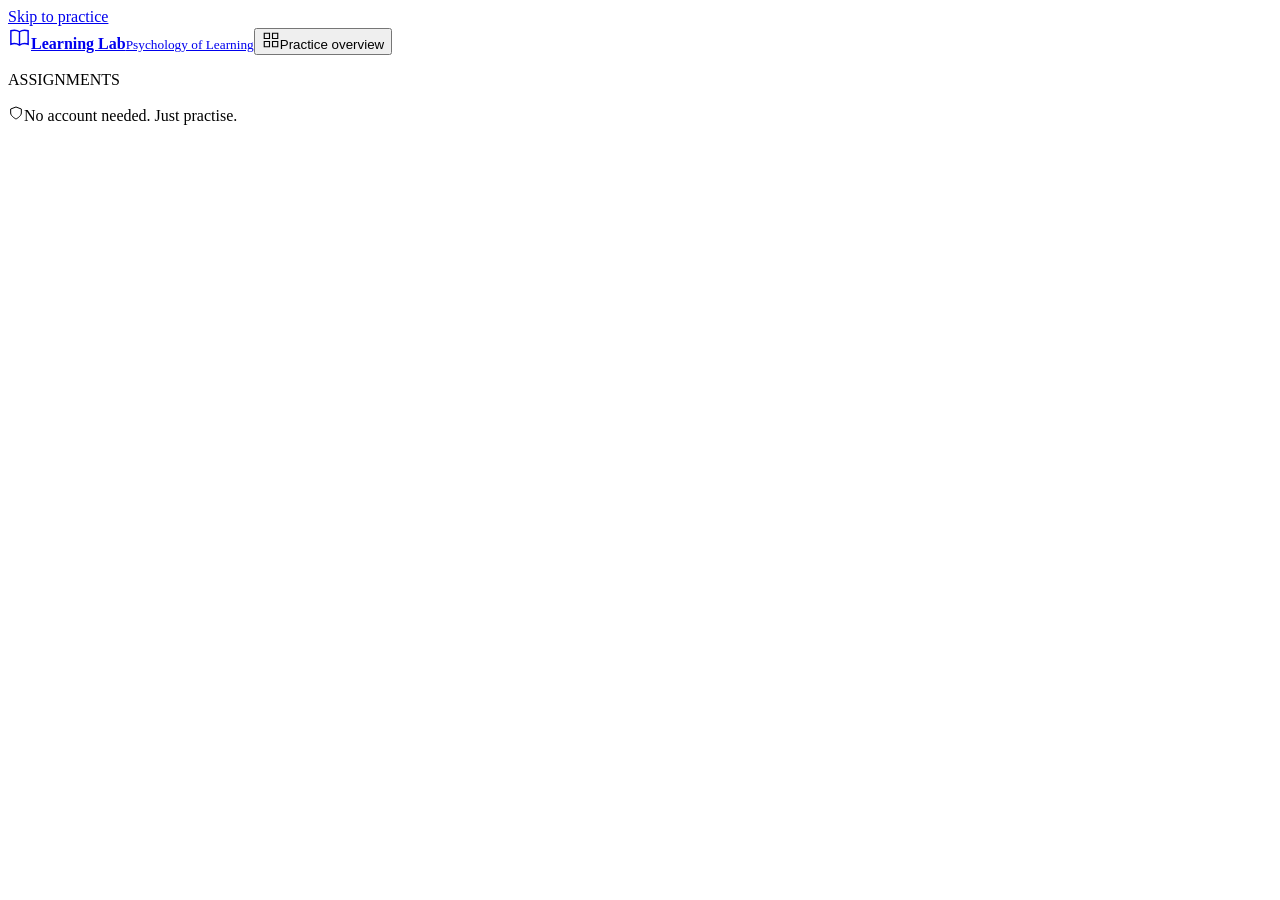
<file: shell.html>
<!DOCTYPE html>
<html lang="en">
<head><meta charset="utf-8"><meta name="viewport" content="width=device-width,initial-scale=1"><meta name="theme-color" content="#233e4b"><meta name="description" content="An offline practice space for all Psychology of Learning assignments, with instant feedback and saved progress."><title>Learning Lab · Psychology of Learning</title><style>/*STYLES*/</style></head>
<body><a class="skip-link" href="#content">Skip to practice</a><div id="storage-alert" class="storage-alert" role="alert" hidden>Your browser is blocking saved progress. Allow local storage or open the app using the included local server. Answers currently remain available only in this tab.</div><div class="app"><aside class="sidebar" aria-label="Assignment navigation"><a class="brand" href="#overview"><span class="brand-mark"><svg width="23" height="23" viewBox="0 0 24 24" fill="none" stroke="currentColor" stroke-width="1.5"><path d="M12 6C9 4 6 4 3 5v14c3-1 6-1 9 1 3-2 6-2 9-1V5c-3-1-6-1-9 1zM12 6v14"/></svg></span><span><strong>Learning Lab</strong><small>Psychology of Learning</small></span></a><button class="nav-overview" id="overview-link" data-overview><svg width="18" height="18" viewBox="0 0 24 24" fill="none" stroke="currentColor" stroke-width="1.5"><path d="M3 3h7v7H3zM14 3h7v7h-7zM3 14h7v7H3zM14 14h7v7h-7z"/></svg>Practice overview</button><p class="nav-caption">ASSIGNMENTS</p><nav class="weeks" id="week-list" aria-label="Weeks"></nav><div class="sidebar-foot"><svg width="16" height="16" viewBox="0 0 24 24" fill="none" stroke="currentColor" stroke-width="1.5"><path d="M12 3l8 3v6c0 5-8 9-8 9s-8-4-8-9V6z"/></svg>No account needed. Just practise.</div></aside><main class="main"><header class="topbar"><div id="breadcrumb" class="breadcrumb"></div><span id="save-status" class="pill"></span></header><div id="content" class="content" tabindex="-1"></div></main></div><div id="feedback-live" role="status" aria-live="polite" aria-atomic="true" style="position:absolute;clip-path:inset(50%);width:1px;height:1px;overflow:hidden"></div><div id="toast" class="toast" role="status"></div><dialog id="reset-dialog" aria-labelledby="reset-title" aria-describedby="reset-description"><h2 id="reset-title">Reset assignment?</h2><p id="reset-description"></p><div class="dialog-actions"><button class="nav-button" id="reset-cancel" autofocus>Keep progress</button><button class="nav-button danger" id="reset-confirm">Reset assignment</button></div></dialog><script id="question-data" type="application/json">/*DATA*/</script><script>/*CORE*/</script><script>/*APP*/</script></body></html>
</file>
